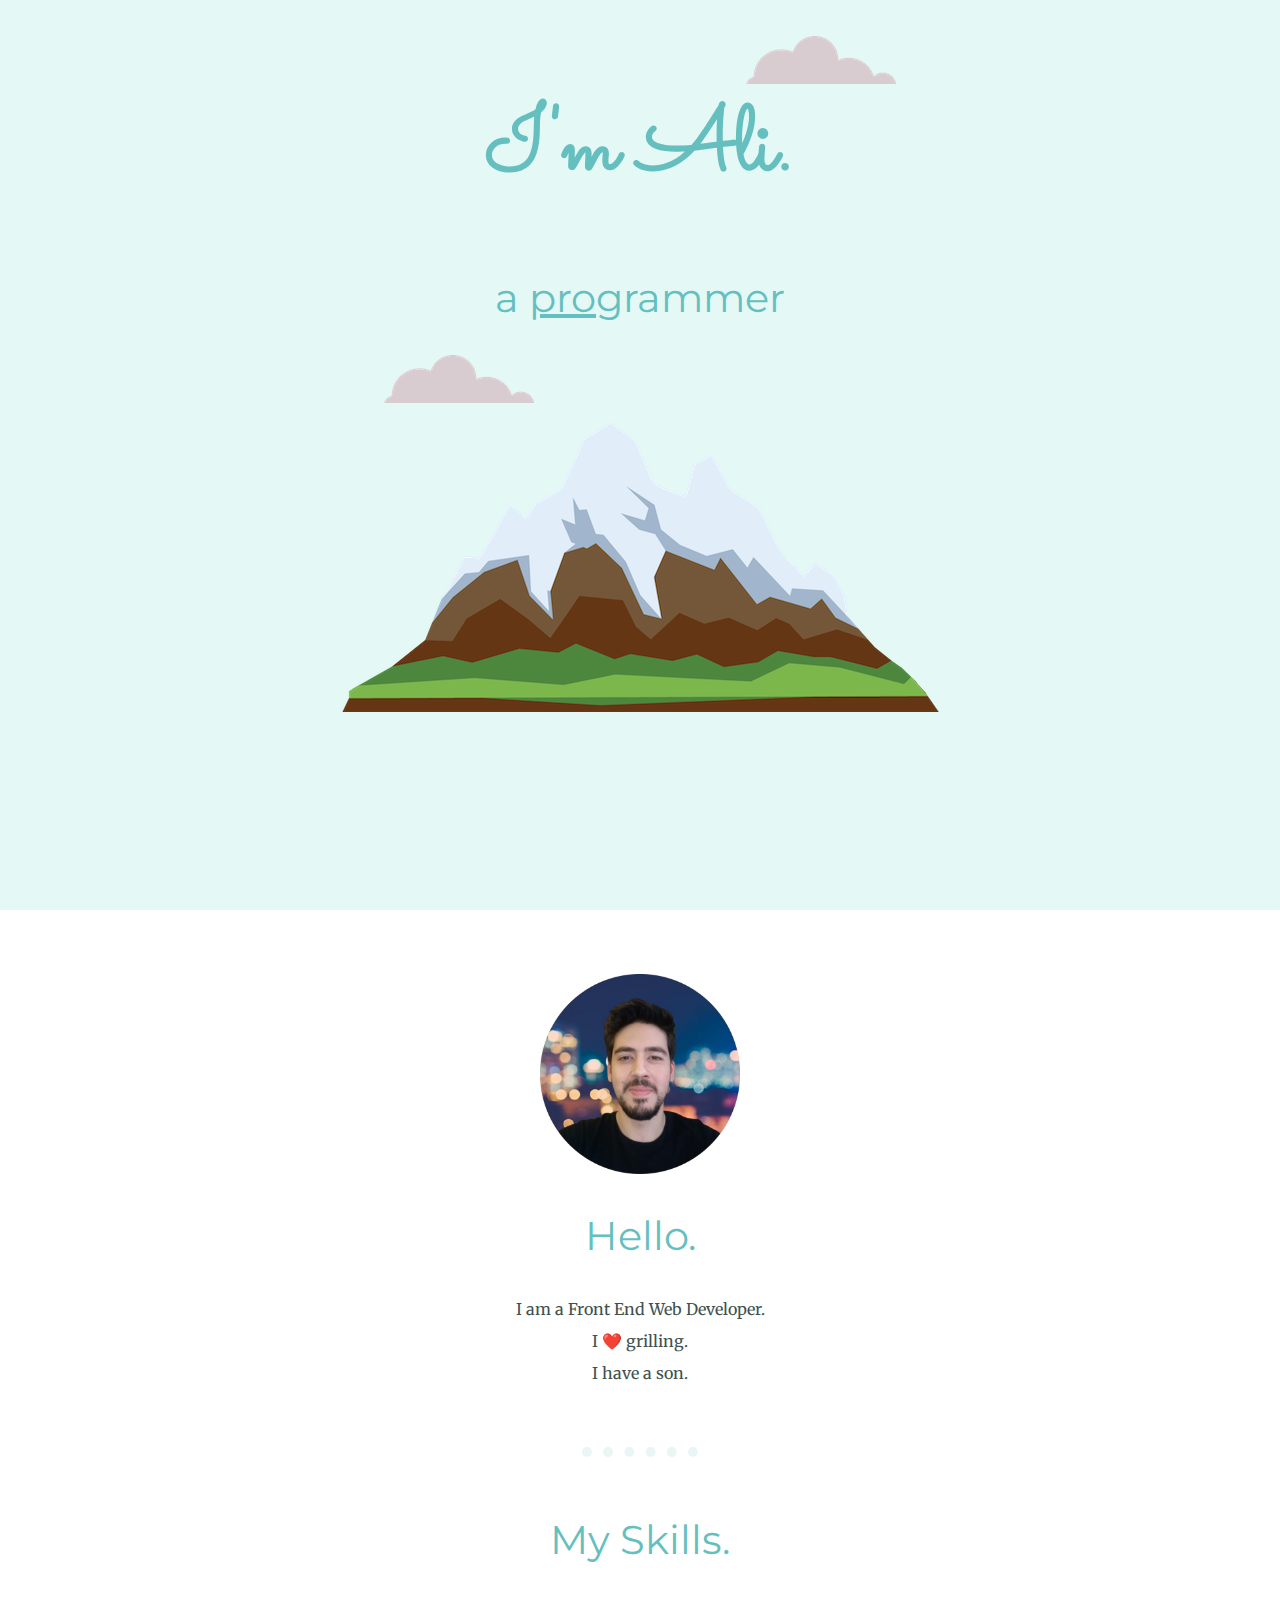
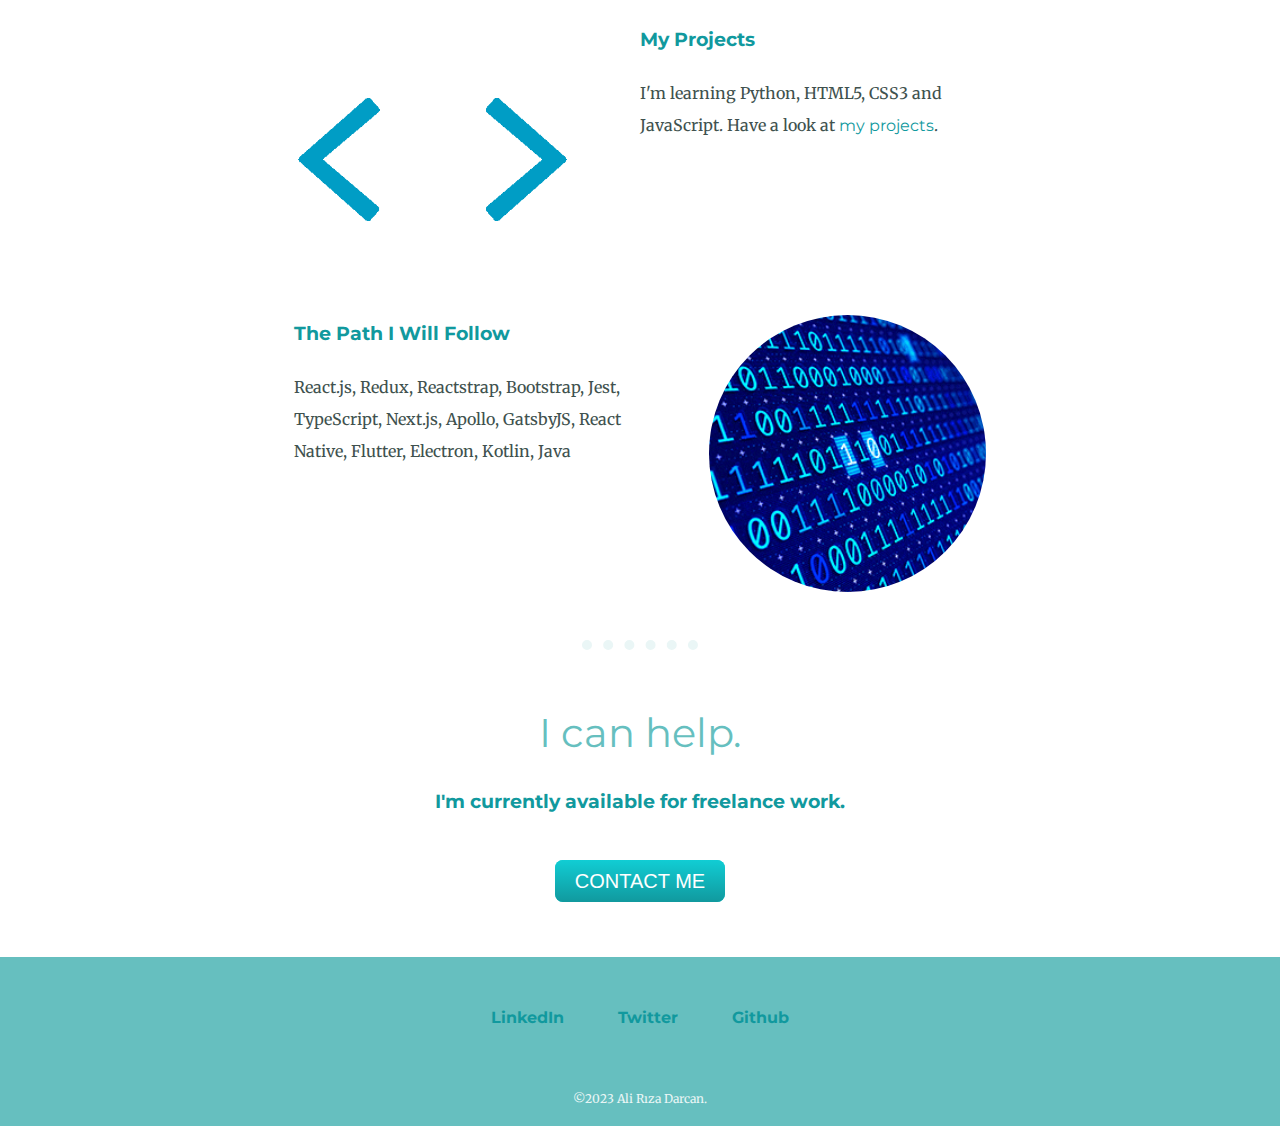
<file: index.html>
<!DOCTYPE html>
<html lang="en">

<head>
    <meta charset="UTF-8">
    <meta http-equiv="X-UA-Compatible" content="IE=edge">
    <meta name="viewport" content="width=device-width, initial-scale=1.0">
    <title>Ali Rıza DARCAN</title>
    <link rel="preconnect" href="https://fonts.googleapis.com">
    <link rel="preconnect" href="https://fonts.gstatic.com" crossorigin>
    <link href="https://fonts.googleapis.com/css2?family=Merriweather&family=Montserrat&family=Sacramento&display=swap"
        rel="stylesheet">
    <link rel="stylesheet" href="css/style.css">
    <link rel="shortcut icon" href="images/favicon.ico" type="image/x-icon">
</head>

<body>
    <div class="top-container">
        <img class="top-cloud" src="images/cloud.png" alt="cloud-img">
        <h1>I'm Ali.</h1>
        <h2>a <span class="pro">pro</span>grammer</h2>
        <img class="bottom-cloud" src="images/cloud.png" alt="cloud-img">
        <img class="mountain-img" src="images/mountain.png" alt="mountain-img">
    </div>
    <div class="middle-container">
        <div class="profile">
            <img class="profile-img" src="images/ali.png" alt="profile-img">
            <h2>Hello.</h2>
            <p class="profile-info">I am a Front End Web Developer.</p>

            <p class="profile-info">I ❤️ grilling.</p>

            <p class="profile-info">I have a son.</p>
        </div>
        <hr>
        <div class="skills">
            <h2>My Skills.</h2>
            <div class="skill-row">
                <img class="coding-img" src="images/coding.gif" alt="coding-img">
                <h3><a href="https://github.com/alidarcan">My Projects</a></h3>
                <p>I'm learning Python, HTML5, CSS3 and JavaScript. Have a look at <a
                        href="https://github.com/alidarcan">my
                        projects</a>.</p>
            </div>
            <div class="skill-row">
                <img class="code-img" src="images/code.gif" alt="code-img">
                <h3>The Path I Will Follow</h3>
                <p>React.js, Redux, Reactstrap, Bootstrap, Jest, TypeScript, Next.js, Apollo, GatsbyJS, React Native,
                    Flutter, Electron, Kotlin, Java</p>
            </div>
        </div>
        <hr>
        <div class="contact-me">
            <h2>I can help.</h2>
            <h3 class="bottom-margin">I'm currently available for freelance work.</h3>
            <a class="btn" href="mailto:alidrcan@gmail.com">CONTACT ME</a>
        </div>
    </div>


    <div class="bottom-container">
        <a class="footer-link" href="https://www.linkedin.com/in/alidarcan/">LinkedIn</a>
        <a class="footer-link left" href="https://twitter.com/alidarcn">Twitter</a>
        <a class="footer-link left" href="https://github.com/alidarcan">Github</a>
        <p class="copyright">©2023 Ali Rıza Darcan.</p>
    </div>

</body>

</html>
</file>
<file: css/style.css>
/**************TAG SELECTORS*****************/
body {
    margin: 0;
    text-align: center;
    font-family: 'Merriweather', serif;
}

h1 {
    margin: 50px auto 0 auto;
    font-family: 'Sacramento', cursive;
    font-size: 5.625rem;
    color: #66BFBF;
    line-height: 2;
}

h2 {
    font-family: 'Montserrat', sans-serif;
    font-size: 2.5rem;
    color: #66BFBF;
    font-weight: normal;
}

h3 {
    font-family: 'Montserrat', sans-serif;
    color: #11999E;
}

a {
    color: #11999E;
    font-family: 'Montserrat', sans-serif;
    text-decoration: none;
}

p {
    color: #40514E;
}

hr {
    border: none;
    border-top: 10px dotted #EAF6F6;
    width: 10%;
    margin: 5% auto;
}
/**************CLASS SELECTORS*****************/
.pro {
    text-decoration: underline;
}

.top-container {
    background-color: #E4F9F5;
    padding-top: 10px;
    position: relative;
    min-height: 100vh;
}

.middle-container {
    padding: 5%;
    min-height: 100vh;
}

.bottom-container {
    background-color: #66BFBF;
    padding: 50px 0 20px;
}

.top-cloud {
    position: absolute;
    top: 4%;
    right: 30%;
}

.bottom-cloud {
    position: absolute;
    left: 30%;
}

.mountain-img {
    max-width: 100vw;
}
.profile-img {
    width: 200px;
}

.profile-info {
    width: 50%;
    margin: auto;
    line-height: 2;
}
.coding-img {
    width: 40%;
    float: left;
    border-radius: 100%;
    margin-right: 10%;
}

.code-img {
    width: 40%;
    float: right;
    border-radius: 100%;
    margin-left: 10%;
}

.skill-row {
    width: 60%;
    margin: 5% auto 15%;
    text-align: left;
    line-height: 2;
}

.btn {
    background: #11cdd4;
    background-image: -webkit-linear-gradient(top, #11cdd4,  #11999e);
    background-image: -moz-linear-gradient(top, #11cdd4,  #11999e);
    background-image: -ms-linear-gradient(top, #11cdd4,  #11999e);
    background-image: -o-linear-gradient(top, #11cdd4,  #11999e);
    background-image: linear-gradient(to bottom, #11cdd4,  #11999e);
    -webkit-border-radius: 8;
    -moz-border-radius: 8;
    border-radius: 8px;
    font-family: Arial;
    color: #ffffff;
    font-size: 20px;
    padding: 10px 20px 10px 20px;
    text-decoration: none;
  }
  
  .btn:hover {
    background: #30e3cb;
    background-image: -webkit-linear-gradient(top, #30e3cb, #2bc4ad);
    background-image: -moz-linear-gradient(top, #30e3cb, #2bc4ad);
    background-image: -ms-linear-gradient(top, #30e3cb, #2bc4ad);
    background-image: -o-linear-gradient(top, #30e3cb, #2bc4ad);
    background-image: linear-gradient(to bottom, #30e3cb, #2bc4ad);
    text-decoration: none;
  }

  .footer-link {
    text-decoration: none;
    font-weight: bold;
  }
  .footer-link.left {
    text-decoration: none;
    margin-left: 50px;
  }

  .footer-link:hover {
    color: #EAF6F6;
  }
  .copyright{
    color: #EAF6F6;
    margin: 5% auto 0;
    font-size: 0.75rem;
  }

  .bottom-margin {
    width: 50%;
    margin: 0 auto 5%;
  }
/**************ID SELECTORS*****************/
</file>
